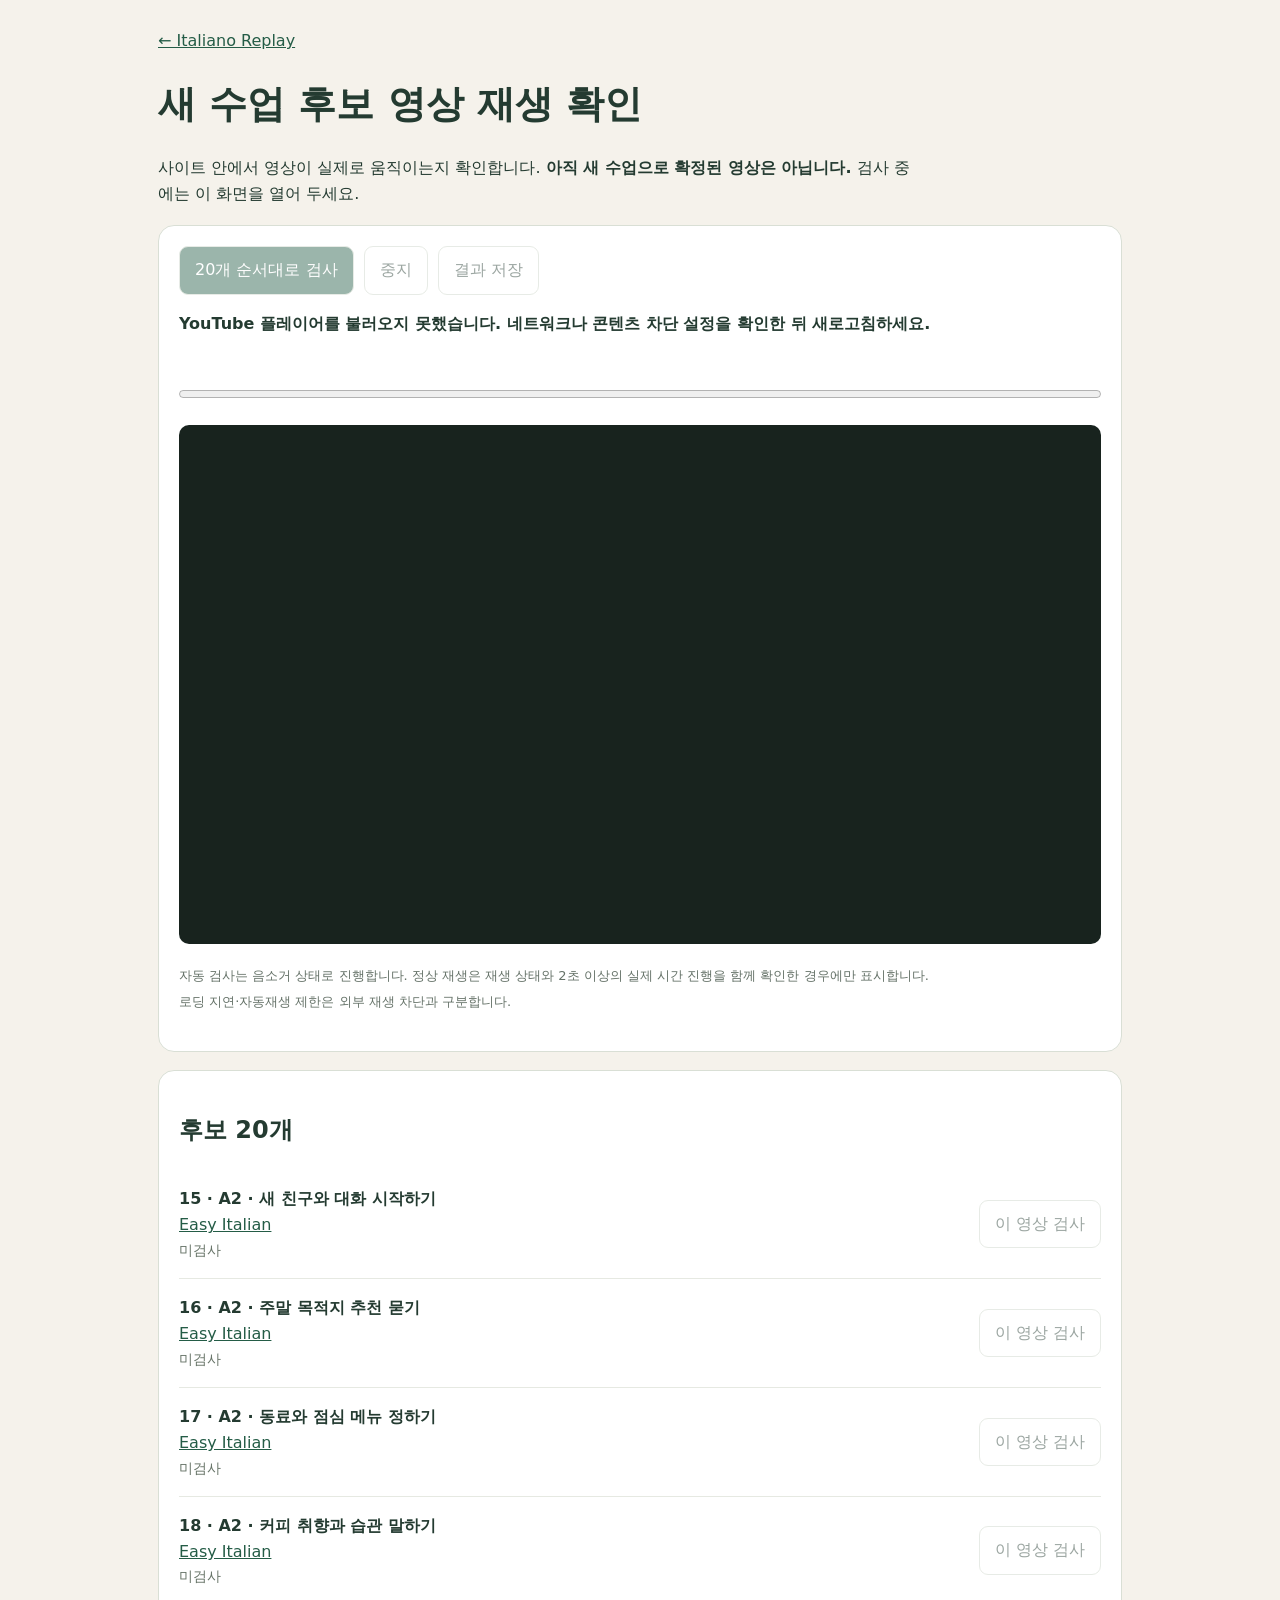
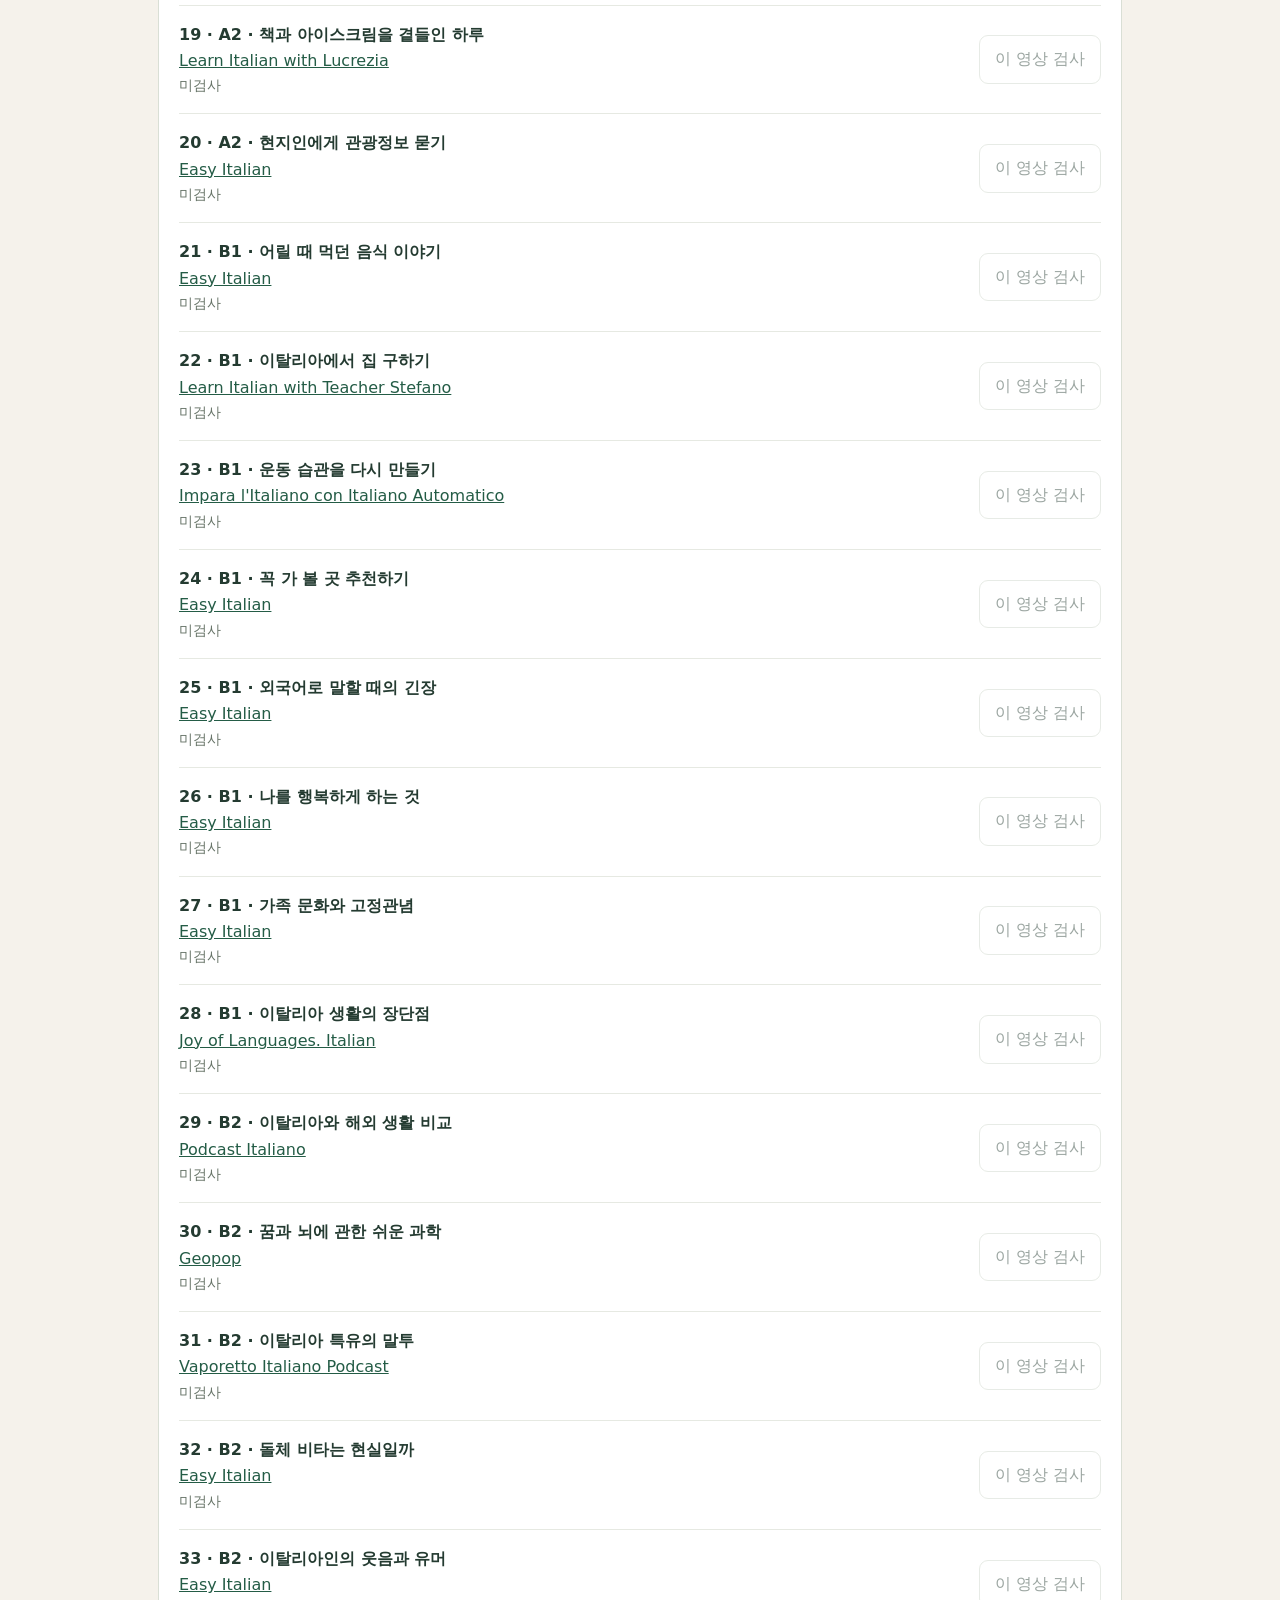
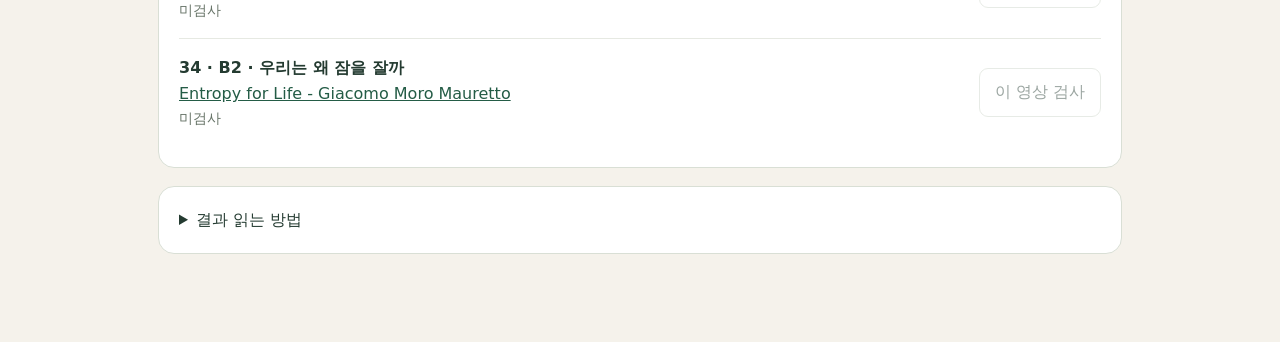
<file: playback-check.html>
<!doctype html>
<html lang="ko">
<meta charset="utf-8">
<meta name="viewport" content="width=device-width, initial-scale=1">
<title>Italiano Replay · 영상 재생 확인</title>
<style>
*{box-sizing:border-box}body{margin:0;background:#f5f2eb;color:#243b31;font:16px/1.65 system-ui,sans-serif}main{max-width:1000px;margin:auto;padding:28px 18px 70px}a{color:#245c46}h1{font-size:clamp(25px,5vw,38px);line-height:1.3}p{max-width:760px}.muted{color:#657268}.panel{background:white;padding:20px;border:1px solid #d9dfd5;border-radius:16px;margin:18px 0}button{font:inherit;border:1px solid #ccd5c8;border-radius:9px;padding:10px 15px;background:white;color:#243b31;cursor:pointer}button.primary{background:#245c46;color:white}button:disabled{opacity:.45;cursor:default}.actions{display:flex;flex-wrap:wrap;gap:10px}.screen{aspect-ratio:16/9;background:#18231e;border-radius:10px;overflow:hidden;margin:18px 0}.screen iframe{width:100%;height:100%;border:0}#status{font-weight:600;min-height:54px}.row{display:grid;grid-template-columns:1fr auto;gap:12px;align-items:center;padding:16px 0;border-top:1px solid #e6e9e2}.row:first-child{border-top:0}.row strong{display:block}.result{display:block;font-size:14px;color:#667367}.pass{color:#20633d}.fail{color:#a53431}.running{color:#8c640b}progress{width:100%;accent-color:#245c46}summary{cursor:pointer}small{font-size:13px}@media(max-width:520px){.panel{padding:15px}.row{grid-template-columns:1fr}.row button{justify-self:start}}
</style>
<main>
<a href="./">← Italiano Replay</a>
<h1>새 수업 후보 영상 재생 확인</h1>
<p>사이트 안에서 영상이 실제로 움직이는지 확인합니다. <b>아직 새 수업으로 확정된 영상은 아닙니다.</b> 검사 중에는 이 화면을 열어 두세요.</p>
<div class="panel">
<div class="actions"><button id="start" class="primary" disabled>20개 순서대로 검사</button><button id="stop" disabled>중지</button><button id="download" disabled>결과 저장</button></div>
<p id="status" role="status" aria-live="polite">YouTube 플레이어를 준비하고 있습니다.</p>
<progress id="progress" max="20" value="0" aria-label="검사한 영상 수"></progress>
<div class="screen"><div id="player"></div></div>
<p class="muted"><small>자동 검사는 음소거 상태로 진행합니다. 정상 재생은 재생 상태와 2초 이상의 실제 시간 진행을 함께 확인한 경우에만 표시합니다. 로딩 지연·자동재생 제한은 외부 재생 차단과 구분합니다.</small></p>
</div>
<div class="panel"><h2>후보 20개</h2><div id="list"></div></div>
<details class="panel"><summary>결과 읽는 방법</summary><p>‘재생 확인’은 지금 사용 중인 기기·지역에서의 검사 결과입니다. ‘외부 재생 차단’은 YouTube 오류 101·150, ‘삭제·비공개 등’은 오류 100에 해당합니다. ‘확인 불가’는 로딩이나 자동재생 문제일 수 있으므로 차단으로 단정하지 않습니다.</p><p>문장·번역·구간 정확도는 별도의 검토가 필요합니다. 이 페이지는 영상 재생 여부만 검사합니다. 결과 저장은 이 기기에 JSON 파일을 내려받으며, GitHub나 다른 서버로 전송하지 않습니다.</p></details>
</main>
<script>
'use strict';
const candidates = [{"order": 15, "level": "A2", "topic": "새 친구와 대화 시작하기", "channel": "Easy Italian", "videoId": "CGs8Miv_ADI"}, {"order": 16, "level": "A2", "topic": "주말 목적지 추천 묻기", "channel": "Easy Italian", "videoId": "rRJJYlWGzjI"}, {"order": 17, "level": "A2", "topic": "동료와 점심 메뉴 정하기", "channel": "Easy Italian", "videoId": "-25XLf5S1f4"}, {"order": 18, "level": "A2", "topic": "커피 취향과 습관 말하기", "channel": "Easy Italian", "videoId": "Uraks4AAYyU"}, {"order": 19, "level": "A2", "topic": "책과 아이스크림을 곁들인 하루", "channel": "Learn Italian with Lucrezia", "videoId": "_FVL9LUq7-M"}, {"order": 20, "level": "A2", "topic": "현지인에게 관광정보 묻기", "channel": "Easy Italian", "videoId": "7JBs2wPV2eE"}, {"order": 21, "level": "B1", "topic": "어릴 때 먹던 음식 이야기", "channel": "Easy Italian", "videoId": "4rHIWxeGVk8"}, {"order": 22, "level": "B1", "topic": "이탈리아에서 집 구하기", "channel": "Learn Italian with Teacher Stefano", "videoId": "BRt575_a1cw"}, {"order": 23, "level": "B1", "topic": "운동 습관을 다시 만들기", "channel": "Impara l'Italiano con Italiano Automatico", "videoId": "Jy2H_SKJ8fM"}, {"order": 24, "level": "B1", "topic": "꼭 가 볼 곳 추천하기", "channel": "Easy Italian", "videoId": "hfYubttHxfM"}, {"order": 25, "level": "B1", "topic": "외국어로 말할 때의 긴장", "channel": "Easy Italian", "videoId": "jsBqhEuUh_E"}, {"order": 26, "level": "B1", "topic": "나를 행복하게 하는 것", "channel": "Easy Italian", "videoId": "1D1QvZYVIkU"}, {"order": 27, "level": "B1", "topic": "가족 문화와 고정관념", "channel": "Easy Italian", "videoId": "PHFz1vjzHKY"}, {"order": 28, "level": "B1", "topic": "이탈리아 생활의 장단점", "channel": "Joy of Languages. Italian", "videoId": "9CUhRaLVRZc"}, {"order": 29, "level": "B2", "topic": "이탈리아와 해외 생활 비교", "channel": "Podcast Italiano", "videoId": "rGPVdKHixKs"}, {"order": 30, "level": "B2", "topic": "꿈과 뇌에 관한 쉬운 과학", "channel": "Geopop", "videoId": "ddHHHndH-6c"}, {"order": 31, "level": "B2", "topic": "이탈리아 특유의 말투", "channel": "Vaporetto Italiano Podcast", "videoId": "ba2dXdDAZ2s"}, {"order": 32, "level": "B2", "topic": "돌체 비타는 현실일까", "channel": "Easy Italian", "videoId": "mot9re6CUrs"}, {"order": 33, "level": "B2", "topic": "이탈리아인의 웃음과 유머", "channel": "Easy Italian", "videoId": "zfJp3Z6j4r8"}, {"order": 34, "level": "B2", "topic": "우리는 왜 잠을 잘까", "channel": "Entropy for Life - Giacomo Moro Mauretto", "videoId": "sZG3Fo1yMI4"}];
const $=id=>document.getElementById(id);
const results=new Map();
let player=null, running=false, aborted=false, active=null, timer=null, sdkReady=false, sdkFailed=false;
const errorLabels={2:'영상 주소 오류',5:'플레이어 오류',100:'삭제·비공개 등으로 재생 불가',101:'외부 재생 차단',150:'외부 재생 차단',153:'플레이어 출처 확인 실패'};
function render(){
  $('list').replaceChildren();
  for(const c of candidates){
    const row=document.createElement('div');row.className='row';
    const info=document.createElement('div');
    const title=document.createElement('strong');title.textContent=`${c.order} · ${c.level} · ${c.topic}`;
    const source=document.createElement('a');source.href=`https://www.youtube.com/watch?v=${c.videoId}`;source.target='_blank';source.rel='noopener noreferrer';source.textContent=c.channel;
    const state=document.createElement('span');const r=results.get(c.videoId);state.className='result '+(r?.status==='passed'?'pass':r?.status==='blocked'?'fail':'');state.textContent=r?.label||'미검사';
    const btn=document.createElement('button');btn.textContent='이 영상 검사';btn.disabled=running||!sdkReady;btn.onclick=()=>run([c]);
    info.append(title,source,state);row.append(info,btn);$('list').append(row);
  }
  $('progress').value=results.size;
  $('download').disabled=results.size===0;
}
function cleanup(){clearInterval(timer);timer=null;if(player){try{player.destroy()}catch(_){}player=null}active=null;const slot=document.createElement('div');slot.id='player';document.querySelector('.screen').replaceChildren(slot)}
function testVideo(c){
  return new Promise(resolve=>{
    cleanup();let done=false, prev=null, progressed=0, playing=false, wasPlaying=false, autoplayBlocked=false;const started=Date.now();
    const finish=(status,label,extra={})=>{
      if(done)return;done=true;clearInterval(timer);timer=null;
      const result={videoId:c.videoId,status,label,checkedAt:new Date().toISOString(),observedProgressSeconds:Number(progressed.toFixed(3)),observedPlayingState:wasPlaying,...extra};
      if(status!=='cancelled')results.set(c.videoId,result);
      active=null;resolve(result);
    };
    active={cancel:()=>finish('cancelled','검사 중지')};
    $('status').textContent=`검사 중: ${c.order} · ${c.topic}`;
    try{
      player=new YT.Player('player',{videoId:c.videoId,host:'https://www.youtube.com',playerVars:{autoplay:1,mute:1,playsinline:1,controls:1,origin:location.origin},events:{
        onReady:e=>{if(done)return;e.target.mute();e.target.playVideo()},
        onStateChange:e=>{if(done)return;playing=e.data===YT.PlayerState.PLAYING;if(playing)wasPlaying=true;else prev=null},
        onAutoplayBlocked:()=>{autoplayBlocked=true;$('status').textContent=`${c.topic}: 플레이어의 ▶ 버튼을 눌러 주세요.`},
        onError:e=>{const code=Number(e.data);finish(code===101||code===150?'blocked':'unconfirmed',errorLabels[code]||`YouTube 오류 ${code}`,{errorCode:code})}
      }});
      timer=setInterval(()=>{
        if(done)return;
        if(aborted){finish('cancelled','검사 중지');return}
        let t=0;try{t=player.getCurrentTime()}catch(_){}
        if(playing&&Number.isFinite(t)){
          if(prev!==null){const delta=t-prev;if(delta>0&&delta<1.5)progressed+=delta}
          prev=t;
        }
        if(wasPlaying&&progressed>=2){finish('passed','재생 확인',{lastObservedTime:t});return}
        if(Date.now()-started>22000)finish('unconfirmed',autoplayBlocked?'자동재생 제한 · 수동 재검사 필요':'시간 진행 확인 불가',{lastObservedTime:t,autoplayBlocked});
      },250);
    }catch(err){finish('unconfirmed','플레이어를 시작하지 못함')}
  });
}
async function run(queue){
  if(running||!sdkReady)return;running=true;aborted=false;$('start').disabled=true;$('stop').disabled=false;render();
  let tested=0;
  try{for(const c of queue){if(aborted)break;await testVideo(c);tested++;render()}}
  finally{cleanup();running=false;$('stop').disabled=true;$('start').disabled=!sdkReady;render();
    const all=[...results.values()];const passed=all.filter(r=>r.status==='passed').length;const blocked=all.filter(r=>r.status==='blocked').length;
    $('status').textContent=`${aborted?'검사를 중지했습니다.':'검사가 끝났습니다.'} 재생 확인 ${passed}개 · 외부 재생 차단 ${blocked}개 · 확인 불가 ${all.length-passed-blocked}개. 결과 저장을 눌러 주세요.`;
  }
}
$('start').onclick=()=>run(candidates);
$('stop').onclick=()=>{aborted=true;active?.cancel()};
$('download').onclick=()=>{
  const payload={schemaVersion:1,createdAt:new Date().toISOString(),origin:location.origin,scope:'external_embed_playback_only',successCriterion:'PLAYING state and at least 2 seconds of bounded incremental media time',candidates:candidates.map(c=>({...c,result:results.get(c.videoId)||{status:'not_tested'}}))};
  const blob=new Blob([JSON.stringify(payload,null,2)],{type:'application/json'});const href=URL.createObjectURL(blob);const a=document.createElement('a');a.href=href;a.download='italiano-replay-playback-results.json';a.click();setTimeout(()=>URL.revokeObjectURL(href),2000);
};
window.onYouTubeIframeAPIReady=()=>{if(sdkFailed)return;sdkReady=true;$('start').disabled=false;$('status').textContent='준비됐습니다. 순서대로 검사하거나, 원하는 영상을 하나씩 검사하세요.';render()};
function failSDK(){if(sdkReady)return;sdkFailed=true;$('status').textContent='YouTube 플레이어를 불러오지 못했습니다. 네트워크나 콘텐츠 차단 설정을 확인한 뒤 새로고침하세요.'}
render();const script=document.createElement('script');script.src='https://www.youtube.com/iframe_api';script.onerror=failSDK;document.head.append(script);setTimeout(failSDK,20000);
document.addEventListener('visibilitychange',()=>{if(document.hidden&&running){aborted=true;active?.cancel()}});
</script>
</html>
</file>
